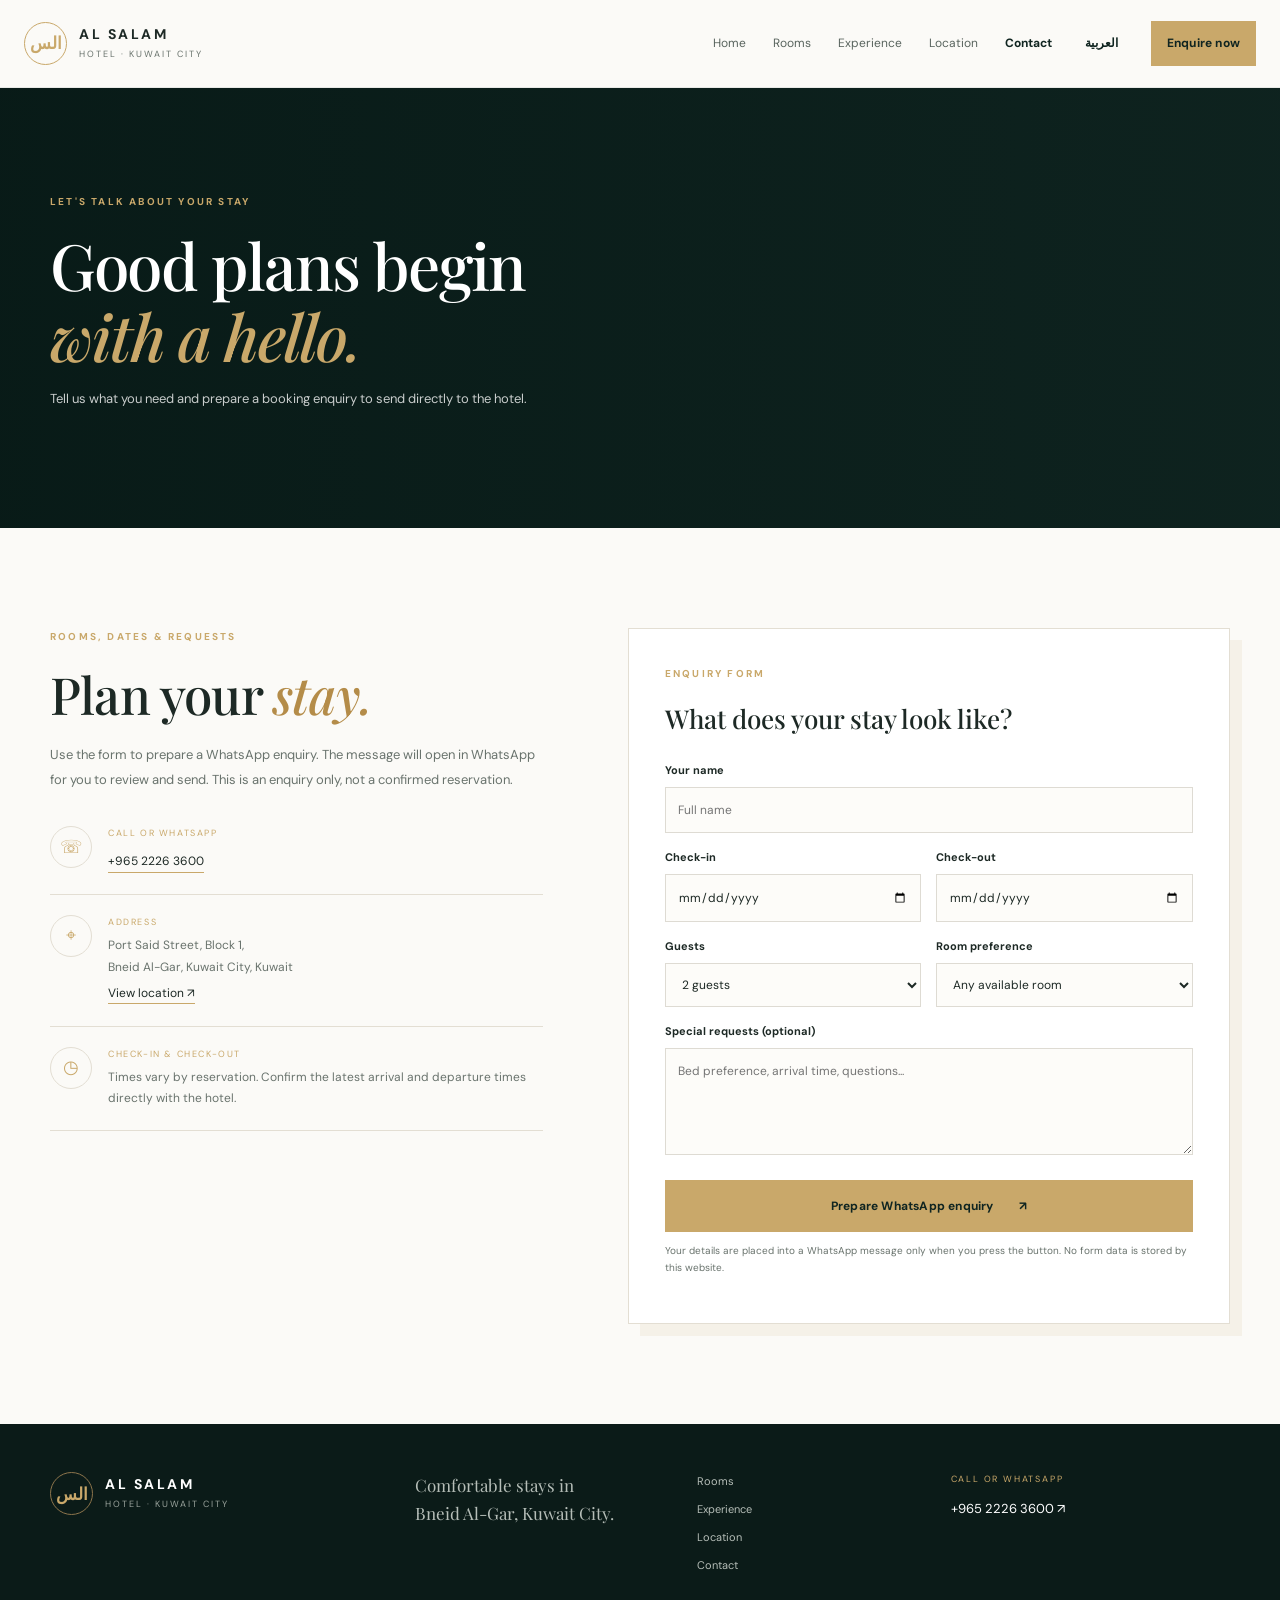
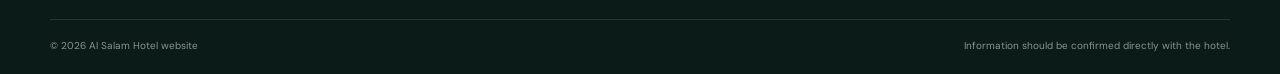
<file: contact.html>
<!doctype html>
<html lang="en"><head><meta charset="utf-8"><meta name="viewport" content="width=device-width, initial-scale=1"><meta name="description" content="Contact Al Salam Hotel in Kuwait City about room availability, rates and special requests."><title>Contact & Booking Enquiries | Al Salam Hotel</title><link rel="preconnect" href="https://fonts.googleapis.com"><link rel="preconnect" href="https://fonts.gstatic.com" crossorigin><link href="https://fonts.googleapis.com/css2?family=DM+Sans:wght@400;500;600;700&family=Playfair+Display:wght@500;600;700&display=swap" rel="stylesheet"><link rel="stylesheet" href="assets/style.css"><script defer src="assets/site.js"></script></head>
<body><header class="site-header"><a class="brand" href="index.html"><span class="brand-mark">الس</span><span><b>AL SALAM</b><small>HOTEL · KUWAIT CITY</small></span></a><button class="nav-toggle" aria-label="Open navigation" aria-expanded="false">☰</button><nav class="main-nav"><a href="index.html">Home</a><a href="rooms.html">Rooms</a><a href="experience.html">Experience</a><a href="location.html">Location</a><a class="active" href="contact.html">Contact</a><button class="lang-toggle" type="button">العربية</button><a class="button button-small" href="#booking">Enquire now</a></nav></header>
<main><section class="page-hero page-hero-contact"><div class="page-hero-overlay"></div><div class="wrap page-hero-content"><p class="eyebrow">LET'S TALK ABOUT YOUR STAY</p><h1>Good plans begin<br><em>with a hello.</em></h1><p>Tell us what you need and prepare a booking enquiry to send directly to the hotel.</p></div></section>
<section class="section" id="booking"><div class="wrap contact-grid"><div><p class="eyebrow">ROOMS, DATES & REQUESTS</p><h2>Plan your <em>stay.</em></h2><p>Use the form to prepare a WhatsApp enquiry. The message will open in WhatsApp for you to review and send. This is an enquiry only, not a confirmed reservation.</p><div class="contact-card"><span class="contact-symbol">☏</span><div><small>CALL OR WHATSAPP</small><a href="https://wa.me/96522263600" target="_blank" rel="noopener">+965 2226 3600</a></div></div><div class="contact-card"><span class="contact-symbol">⌖</span><div><small>ADDRESS</small><p>Port Said Street, Block 1,<br>Bneid Al-Gar, Kuwait City, Kuwait</p><a href="location.html">View location ↗</a></div></div><div class="contact-card"><span class="contact-symbol">◷</span><div><small>CHECK-IN & CHECK-OUT</small><p>Times vary by reservation. Confirm the latest arrival and departure times directly with the hotel.</p></div></div></div>
<form class="booking-form" id="enquiry-form"><p class="eyebrow">ENQUIRY FORM</p><h3>What does your stay look like?</h3><label for="guest-name">Your name</label><input id="guest-name" name="name" autocomplete="name" placeholder="Full name" required><div class="form-row"><div><label for="checkin">Check-in</label><input id="checkin" name="checkin" type="date" required></div><div><label for="checkout">Check-out</label><input id="checkout" name="checkout" type="date" required></div></div><div class="form-row"><div><label for="guests">Guests</label><select id="guests" name="guests"><option>1 guest</option><option selected>2 guests</option><option>3 guests</option><option>4 guests</option><option>5+ guests</option></select></div><div><label for="room">Room preference</label><select id="room" name="room"><option>Any available room</option><option>Standard Twin Room</option><option>Deluxe Room</option><option>Twin Room - Accessibility</option></select></div></div><label for="requests">Special requests (optional)</label><textarea id="requests" name="requests" rows="4" placeholder="Bed preference, arrival time, questions..."></textarea><button class="button form-submit" type="submit">Prepare WhatsApp enquiry <span>↗</span></button><p class="form-privacy">Your details are placed into a WhatsApp message only when you press the button. No form data is stored by this website.</p><p class="form-error" id="form-error" role="alert"></p></form></div></section></main>
<footer class="site-footer"><div class="wrap footer-top"><a class="brand brand-footer" href="index.html"><span class="brand-mark">الس</span><span><b>AL SALAM</b><small>HOTEL · KUWAIT CITY</small></span></a><p>Comfortable stays in<br>Bneid Al-Gar, Kuwait City.</p><div class="footer-links"><a href="rooms.html">Rooms</a><a href="experience.html">Experience</a><a href="location.html">Location</a><a href="contact.html">Contact</a></div><div class="footer-contact"><small>CALL OR WHATSAPP</small><a href="https://wa.me/96522263600">+965 2226 3600 ↗</a></div></div><div class="wrap footer-bottom"><span>© <span id="year"></span> Al Salam Hotel website</span><span>Information should be confirmed directly with the hotel.</span></div></footer></body></html>
</file>
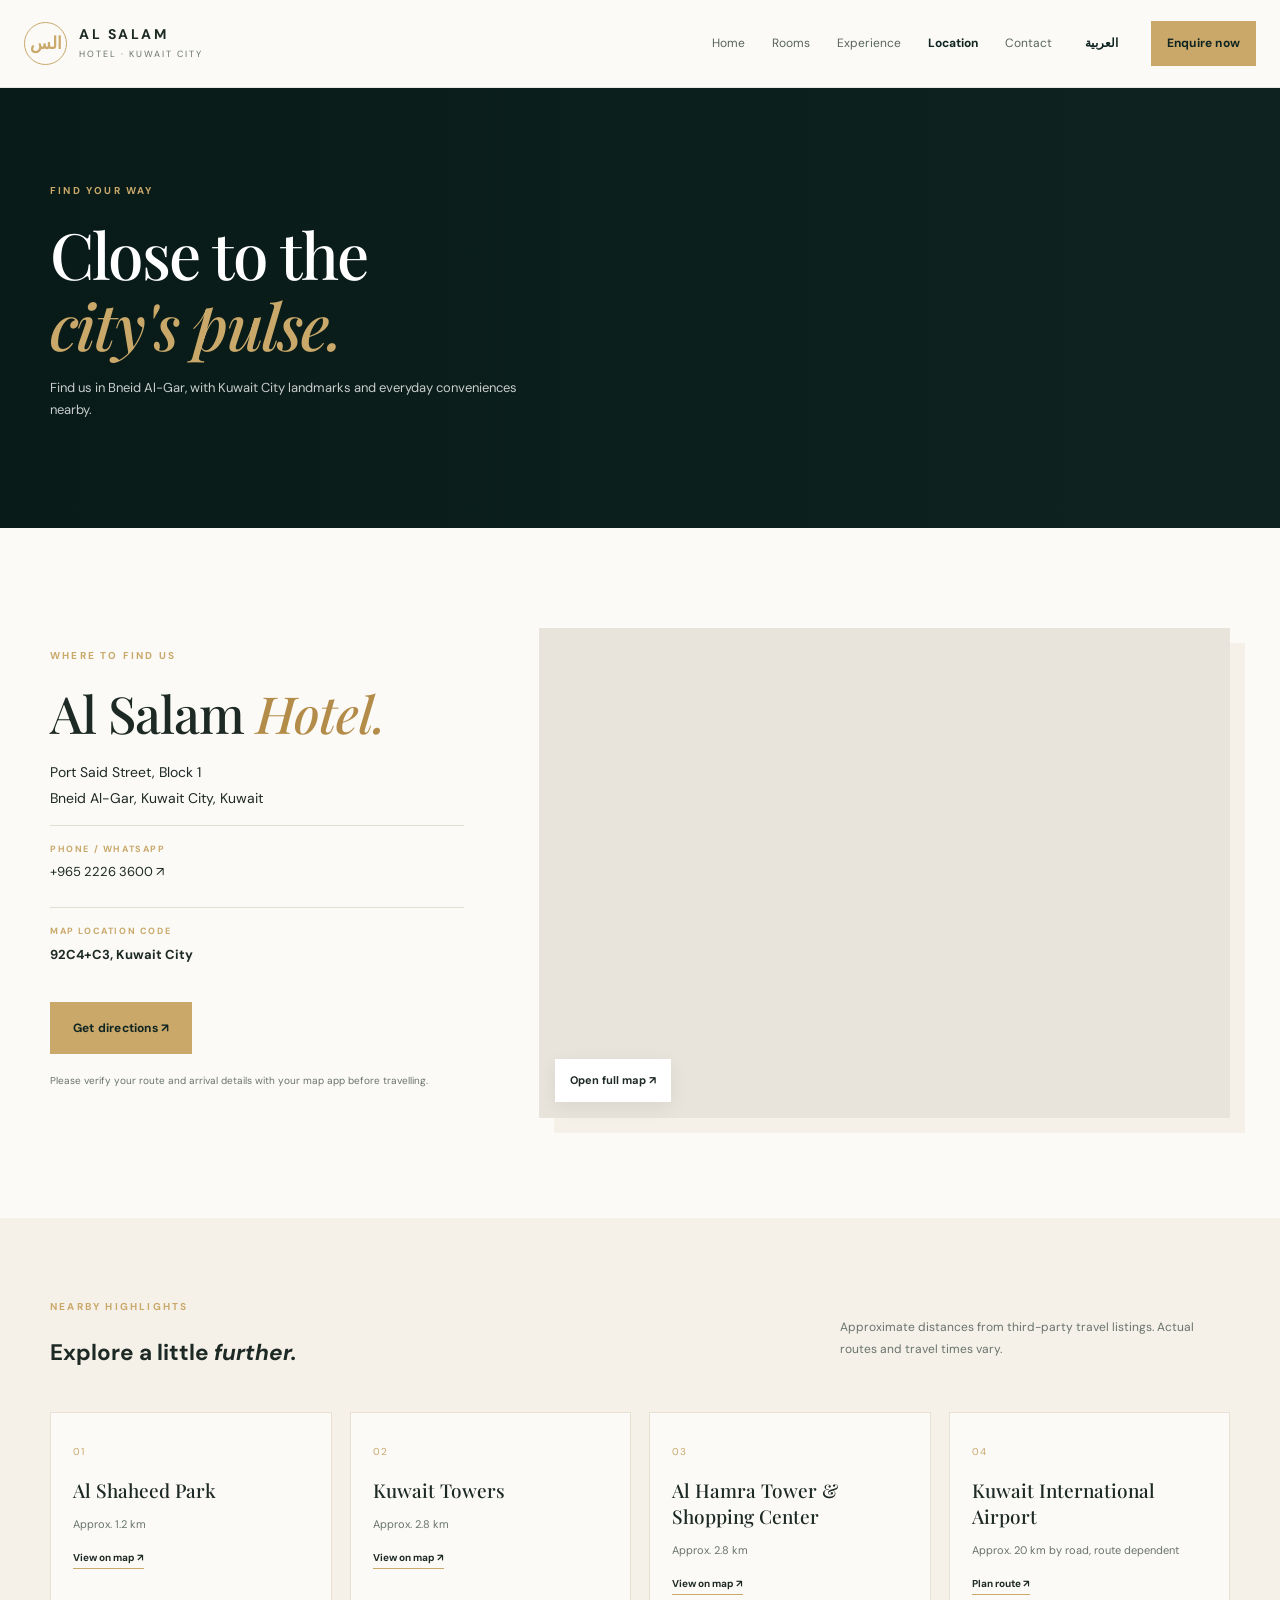
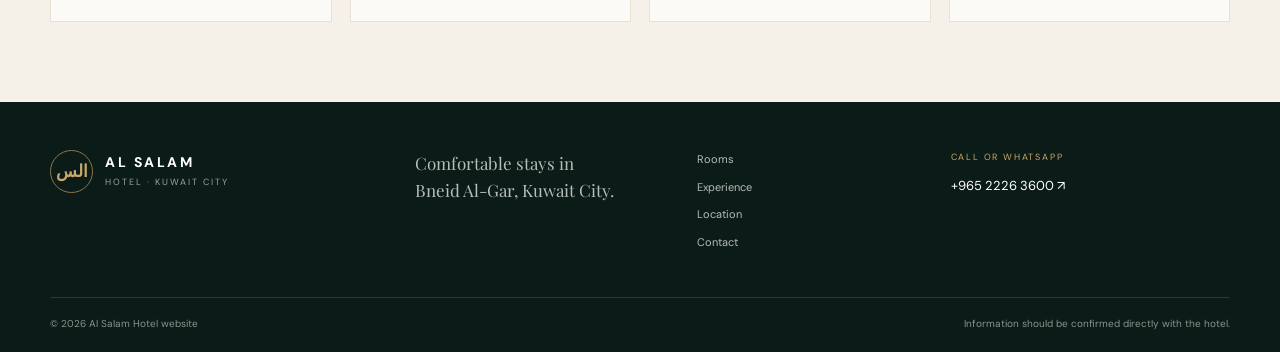
<file: location.html>
<!doctype html>
<html lang="en"><head><meta charset="utf-8"><meta name="viewport" content="width=device-width, initial-scale=1"><meta name="description" content="Find Al Salam Hotel on Port Said Street in Bneid Al-Gar, Kuwait City. Open the map and plan your route."><title>Location & Directions | Al Salam Hotel</title><link rel="preconnect" href="https://fonts.googleapis.com"><link rel="preconnect" href="https://fonts.gstatic.com" crossorigin><link href="https://fonts.googleapis.com/css2?family=DM+Sans:wght@400;500;600;700&family=Playfair+Display:wght@500;600;700&display=swap" rel="stylesheet"><link rel="stylesheet" href="assets/style.css"><script defer src="assets/site.js"></script></head>
<body><header class="site-header"><a class="brand" href="index.html"><span class="brand-mark">الس</span><span><b>AL SALAM</b><small>HOTEL · KUWAIT CITY</small></span></a><button class="nav-toggle" aria-label="Open navigation" aria-expanded="false">☰</button><nav class="main-nav"><a href="index.html">Home</a><a href="rooms.html">Rooms</a><a href="experience.html">Experience</a><a class="active" href="location.html">Location</a><a href="contact.html">Contact</a><button class="lang-toggle" type="button">العربية</button><a class="button button-small" href="contact.html#booking">Enquire now</a></nav></header>
<main><section class="page-hero page-hero-location"><div class="page-hero-overlay"></div><div class="wrap page-hero-content"><p class="eyebrow">FIND YOUR WAY</p><h1>Close to the<br><em>city's pulse.</em></h1><p>Find us in Bneid Al-Gar, with Kuwait City landmarks and everyday conveniences nearby.</p></div></section>
<section class="section"><div class="wrap location-page-grid"><div><p class="eyebrow">WHERE TO FIND US</p><h2>Al Salam <em>Hotel.</em></h2><p class="address">Port Said Street, Block 1<br>Bneid Al-Gar, Kuwait City, Kuwait</p><div class="contact-line"><span>PHONE / WHATSAPP</span><a href="https://wa.me/96522263600" target="_blank" rel="noopener">+965 2226 3600 ↗</a></div><div class="contact-line"><span>MAP LOCATION CODE</span><b>92C4+C3, Kuwait City</b></div><a class="button" href="https://www.google.com/maps/dir/?api=1&destination=Al+Salam+Hotel%2C+Port+Said+Street%2C+Kuwait+City" target="_blank" rel="noopener">Get directions ↗</a><p class="small-note">Please verify your route and arrival details with your map app before travelling.</p></div><div class="map-card map-card-large"><iframe title="Al Salam Hotel location map" src="https://maps.google.com/maps?q=Al%20Salam%20Hotel%2C%20Port%20Said%20Street%2C%20Kuwait%20City&t=&z=14&ie=UTF8&iwloc=&output=embed" loading="lazy" referrerpolicy="no-referrer-when-downgrade"></iframe><a class="map-open" href="https://www.google.com/maps?q=Al+Salam+Hotel,+Port+Said+Street,+Kuwait+City" target="_blank" rel="noopener">Open full map ↗</a></div></div></section>
<section class="soft-section"><div class="wrap"><div class="section-heading"><div><p class="eyebrow">NEARBY HIGHLIGHTS</p><h2>Explore a little <em>further.</em></h2></div><p class="heading-note">Approximate distances from third-party travel listings. Actual routes and travel times vary.</p></div><div class="nearby-cards"><article><span>01</span><h3>Al Shaheed Park</h3><p>Approx. 1.2 km</p><a href="https://www.google.com/maps/search/?api=1&query=Al+Shaheed+Park+Kuwait" target="_blank" rel="noopener">View on map ↗</a></article><article><span>02</span><h3>Kuwait Towers</h3><p>Approx. 2.8 km</p><a href="https://www.google.com/maps/search/?api=1&query=Kuwait+Towers" target="_blank" rel="noopener">View on map ↗</a></article><article><span>03</span><h3>Al Hamra Tower & Shopping Center</h3><p>Approx. 2.8 km</p><a href="https://www.google.com/maps/search/?api=1&query=Al+Hamra+Tower+Kuwait" target="_blank" rel="noopener">View on map ↗</a></article><article><span>04</span><h3>Kuwait International Airport</h3><p>Approx. 20 km by road, route dependent</p><a href="https://www.google.com/maps/dir/?api=1&origin=Kuwait+International+Airport&destination=Al+Salam+Hotel%2C+Kuwait+City" target="_blank" rel="noopener">Plan route ↗</a></article></div></div></section></main>
<footer class="site-footer"><div class="wrap footer-top"><a class="brand brand-footer" href="index.html"><span class="brand-mark">الس</span><span><b>AL SALAM</b><small>HOTEL · KUWAIT CITY</small></span></a><p>Comfortable stays in<br>Bneid Al-Gar, Kuwait City.</p><div class="footer-links"><a href="rooms.html">Rooms</a><a href="experience.html">Experience</a><a href="location.html">Location</a><a href="contact.html">Contact</a></div><div class="footer-contact"><small>CALL OR WHATSAPP</small><a href="https://wa.me/96522263600">+965 2226 3600 ↗</a></div></div><div class="wrap footer-bottom"><span>© <span id="year"></span> Al Salam Hotel website</span><span>Information should be confirmed directly with the hotel.</span></div></footer></body></html>
</file>
<file: assets/style.css>
:root{--forest:#102521;--forest2:#1a3730;--gold:#c9a86a;--cream:#f5f1e8;--paper:#fbfaf7;--ink:#1d2925;--muted:#69736d;--line:#e3ded3;--serif:"Playfair Display",Georgia,serif;--sans:"DM Sans",Arial,sans-serif}*{box-sizing:border-box}html{scroll-behavior:smooth}body{margin:0;background:var(--paper);color:var(--ink);font-family:var(--sans);font-size:15px;line-height:1.7}a{color:inherit;text-decoration:none}img{display:block;max-width:100%;width:100%;object-fit:cover}button,input,textarea,select{font:inherit}.wrap{width:min(1180px,calc(100% - 48px));margin:0 auto}.site-header{height:88px;padding:0 max(24px,calc((100vw - 1280px)/2));display:flex;align-items:center;justify-content:space-between;background:var(--paper);position:relative;z-index:10;border-bottom:1px solid rgba(16,37,33,.08)}.brand{display:flex;align-items:center;gap:12px;flex-shrink:0}.brand-mark{width:43px;height:43px;border:1px solid var(--gold);border-radius:50%;display:grid;place-items:center;color:var(--gold);font-size:17px;font-weight:700}.brand b{font-size:14px;letter-spacing:2.5px;display:block;line-height:1.3}.brand small{font-size:9px;letter-spacing:2px;color:var(--muted);display:block;margin-top:4px}.main-nav{display:flex;align-items:center;gap:27px}.main-nav>a:not(.button){font-size:12px;color:#59645e;transition:color .2s}.main-nav>a.active,.main-nav>a:hover{color:var(--forest);font-weight:700}.button{display:inline-flex;align-items:center;justify-content:center;gap:25px;background:var(--gold);color:var(--forest);padding:15px 22px;font-size:12px;font-weight:700;letter-spacing:.2px;border:1px solid var(--gold);transition:transform .2s,background .2s}.button:hover{transform:translateY(-2px);background:#d9bc82}.button-small{padding:11px 15px;gap:10px}.nav-toggle{display:none;background:none;border:0;font-size:25px;color:var(--forest)}.lang-toggle{border:0;background:none;color:var(--forest);font-size:12px;font-weight:700;cursor:pointer;padding:6px}.hero{min-height:650px;height:min(780px,calc(100vh - 88px));position:relative;display:flex;align-items:center;background:var(--forest);color:white;overflow:hidden}.hero-image,.hero-shade{position:absolute;inset:0}.hero-image{background-image:url("https://images.unsplash.com/photo-1566073771259-6a8506099945?auto=format&fit=crop&w=2200&q=90");background-size:cover;background-position:center 55%;transform:scale(1.02)}.hero-shade{background:linear-gradient(90deg,rgba(7,25,22,.88) 0%,rgba(7,25,22,.68) 40%,rgba(7,25,22,.12) 100%),linear-gradient(0deg,rgba(7,25,22,.32),transparent 45%)}.hero-content{position:relative;z-index:1;padding-top:25px}.eyebrow{font-size:10px;letter-spacing:2.2px;font-weight:700;color:var(--gold);margin:0 0 19px}.eyebrow span{display:inline-block;width:25px;height:1px;background:var(--gold);vertical-align:middle;margin-right:10px}.hero h1,.page-hero h1{font:500 clamp(44px,6.4vw,78px)/1.12 var(--serif);letter-spacing:-1.8px;margin:0 0 25px;max-width:720px}.hero h1 em,.page-hero h1 em,.section h2 em,.feature-copy h2 em,.cta-inner h2 em{font-weight:500;color:var(--gold)}.hero-copy{max-width:480px;color:rgba(255,255,255,.8);font-size:15px;line-height:1.9}.hero-actions{display:flex;align-items:center;gap:30px;margin-top:32px}.text-link{display:inline-flex;gap:18px;align-items:center;color:var(--forest);font-size:12px;font-weight:700;border-bottom:1px solid var(--gold);padding-bottom:6px}.text-link span{font-size:18px;color:var(--gold)}.text-link.light{color:white;border-color:rgba(255,255,255,.35)}.hero-note{position:absolute;right:max(24px,calc((100vw - 1180px)/2));bottom:46px;z-index:2;display:flex;align-items:center;gap:13px;color:white}.note-icon{width:38px;height:38px;border:1px solid rgba(201,168,106,.75);border-radius:50%;display:grid;place-items:center;color:var(--gold)}.hero-note b,.hero-note small{display:block}.hero-note b{font-size:10px;letter-spacing:1.5px}.hero-note small{font-size:9px;color:rgba(255,255,255,.65);letter-spacing:1.5px}.hero-scroll{position:absolute;bottom:47px;left:max(24px,calc((100vw - 1180px)/2));font-size:9px;letter-spacing:2px;color:rgba(255,255,255,.65);z-index:2}.hero-scroll span{margin-left:12px;color:var(--gold);font-size:15px}.quick-facts{display:grid;grid-template-columns:repeat(4,1fr);padding-top:27px;padding-bottom:27px;gap:20px;border-bottom:1px solid var(--line)}.quick-facts>div{display:flex;align-items:center;gap:13px}.fact-icon{width:40px;height:40px;border:1px solid var(--line);border-radius:50%;display:grid;place-items:center;color:var(--gold);font-size:18px;flex-shrink:0}.quick-facts p{margin:0}.quick-facts b,.quick-facts small{display:block}.quick-facts b{font-size:12px}.quick-facts small{font-size:10px;color:var(--muted);margin-top:2px}.section{padding:100px 0}.intro-grid{display:grid;grid-template-columns:.72fr 1.1fr 1fr;gap:55px;align-items:center}.section-kicker>span,.number-tag{font-size:10px;letter-spacing:1.8px;color:var(--gold);font-weight:700}.section-kicker .rule{width:46px;height:1px;background:var(--gold);margin:25px 0}.section-kicker p{font:22px/1.4 var(--serif);margin:0}.section h2,.feature-copy h2,.cta-inner h2{font:500 clamp(34px,4vw,52px)/1.2 var(--serif);letter-spacing:-.8px;margin:0 0 22px}.section h2 em{color:#b48c49}.intro-copy>p:not(.eyebrow),.location-grid>div>p:not(.eyebrow){font-size:13px;color:var(--muted);line-height:1.95}.intro-copy .text-link{margin-top:18px}.intro-photo{position:relative}.intro-photo img{height:440px}.photo-caption{position:absolute;bottom:0;left:0;background:var(--forest);color:white;font-size:9px;letter-spacing:1.8px;padding:13px 17px}.rooms-preview{background:var(--cream)}.section-heading{display:flex;align-items:flex-end;justify-content:space-between;gap:30px;margin-bottom:40px}.section-heading h2{margin-bottom:0}.section-heading>.text-link{margin-bottom:7px}.room-cards{display:grid;grid-template-columns:repeat(3,1fr);gap:24px}.room-card{background:var(--paper)}.room-image{height:260px;display:block;position:relative;overflow:hidden}.room-image img{height:100%;transition:transform .5s}.room-image:hover img{transform:scale(1.05)}.room-image>span{position:absolute;left:18px;top:18px;background:var(--paper);padding:5px 10px;font-size:10px;color:var(--forest)}.room-card-copy{padding:25px 25px 29px}.room-card-copy .eyebrow{font-size:9px;margin-bottom:9px}.room-card h3,.experience-card h3,.nearby-cards h3{font:500 24px var(--serif);margin:0 0 12px}.room-card-copy>p:not(.eyebrow){font-size:12px;line-height:1.85;color:var(--muted);min-height:67px}.room-card .text-link{margin-top:10px}.feature-band{display:grid;grid-template-columns:1fr 1fr;background:var(--forest);color:white;min-height:500px}.feature-image{background:url("https://images.unsplash.com/photo-1575429198097-0414ec08e8cd?auto=format&fit=crop&w=1400&q=85") center/cover}.feature-copy{padding:90px clamp(35px,7vw,115px);align-self:center}.feature-copy>p:not(.eyebrow){color:rgba(255,255,255,.7);font-size:13px;line-height:1.9;max-width:430px;margin-bottom:30px}.button-outline{background:transparent;color:white;border-color:rgba(201,168,106,.8)}.button-outline:hover{color:var(--forest)}.location-grid{display:grid;grid-template-columns:.85fr 1.15fr;gap:70px;align-items:center}.nearby-list{margin:28px 0}.nearby-list>div{display:flex;gap:18px;padding:14px 0;border-bottom:1px solid var(--line)}.nearby-list>div>span,.inclusion-items>div>span,.nearby-cards article>span{color:var(--gold);font-size:10px;letter-spacing:1px}.nearby-list p{margin:0}.nearby-list b,.nearby-list small{display:block}.nearby-list b{font-size:12px}.nearby-list small{font-size:10px;color:var(--muted);margin-top:2px}.map-card{height:420px;position:relative;background:#e8e4db;padding:0;box-shadow:15px 15px 0 var(--cream)}.map-card iframe{width:100%;height:100%;border:0;filter:saturate(.75)}.map-open{position:absolute;bottom:16px;left:16px;background:white;padding:12px 15px;font-size:11px;font-weight:700;box-shadow:0 5px 20px #0001}.cta-section{background:var(--forest2);color:white;text-align:center;padding:85px 0 92px}.cta-inner .eyebrow{margin-bottom:18px}.cta-inner h2{margin-bottom:15px}.cta-inner>p:not(.eyebrow){color:rgba(255,255,255,.7);font-size:13px;margin-bottom:28px}.site-footer{background:#0b1b18;color:white;padding:48px 0 20px}.footer-top{display:grid;grid-template-columns:1.2fr .9fr .8fr 1fr;gap:30px;align-items:start;padding-bottom:45px}.brand-footer .brand-mark{border-color:#8d754c}.brand-footer b{color:white}.brand-footer small{color:#9aa39c}.footer-top>p{font:17px/1.6 var(--serif);color:#b6beb8;margin:0}.footer-links{display:grid;gap:9px}.footer-links a{font-size:11px;color:#b6beb8}.footer-links a:hover{color:var(--gold)}.footer-contact small{display:block;font-size:9px;letter-spacing:1.8px;color:var(--gold);margin-bottom:8px}.footer-contact a{font-size:13px}.footer-bottom{border-top:1px solid rgba(255,255,255,.12);padding-top:17px;display:flex;justify-content:space-between;gap:15px;color:#89958e;font-size:10px}.page-hero{height:440px;position:relative;display:flex;align-items:center;color:white;background-color:var(--forest);background-size:cover;background-position:center}.page-hero-rooms{background-image:url("https://images.unsplash.com/photo-1611892440504-42a792e24d32?auto=format&fit=crop&w=2000&q=85")}.page-hero-experience{background-image:url("https://images.unsplash.com/photo-1575429198097-0414ec08e8cd?auto=format&fit=crop&w=2000&q=85")}.page-hero-location{background-image:url("https://images.unsplash.com/photo-1519501025264-65ba15a82390?auto=format&fit=crop&w=2000&q=85")}.page-hero-contact{background-image:url("https://images.unsplash.com/photo-1566073771259-6a8506099945?auto=format&fit=crop&w=2000&q=85")}.page-hero-overlay{position:absolute;inset:0;background:linear-gradient(90deg,rgba(7,25,22,.86),rgba(7,25,22,.2))}.page-hero-content{position:relative}.page-hero h1{font-size:clamp(42px,5vw,66px);margin-bottom:16px}.page-hero-content>p:last-child{max-width:510px;color:rgba(255,255,255,.78);font-size:13px}.heading-note{max-width:390px;color:var(--muted);font-size:12px;line-height:1.8}.room-detail{display:grid;grid-template-columns:1.05fr .95fr;gap:70px;align-items:center;margin:60px 0 85px;scroll-margin-top:30px}.room-detail.reverse{grid-template-columns:.95fr 1.05fr}.room-detail.reverse .room-detail-image{order:2}.room-detail-image img{height:430px}.room-detail-copy h2{margin-top:14px}.room-detail-copy>p{color:var(--muted);font-size:13px;line-height:1.95}.amenity-list{list-style:none;padding:0;margin:25px 0 30px;display:grid;grid-template-columns:1fr 1fr;gap:12px}.amenity-list li{font-size:11px;color:#58645d;padding-left:18px;position:relative}.amenity-list li:before{content:"✓";position:absolute;left:0;color:var(--gold)}.soft-section{background:var(--cream);padding:80px 0}.inclusions-grid{display:grid;grid-template-columns:.9fr 1.1fr;gap:100px}.inclusions-grid>div:first-child>p:not(.eyebrow){font-size:13px;color:var(--muted)}.inclusion-items>div{display:flex;gap:24px;padding:18px 0;border-bottom:1px solid #ddd5c7}.inclusion-items p{margin:0}.inclusion-items b,.inclusion-items small{display:block}.inclusion-items b{font-size:13px}.inclusion-items small{font-size:11px;color:var(--muted);margin-top:5px}.experience-grid{display:grid;grid-template-columns:repeat(2,1fr);gap:35px 25px}.experience-card{background:white}.experience-card img{height:260px}.experience-card>div{padding:24px 26px 27px}.experience-card .number-tag{font-size:9px}.experience-card h3{margin-top:10px}.experience-card p{font-size:12px;color:var(--muted);line-height:1.9;margin-bottom:0}.quote-grid{display:grid;grid-template-columns:.35fr 1fr;gap:40px;max-width:850px;margin:auto}.quote-mark{font:120px/.8 var(--serif);color:var(--gold)}.quote-grid h2{margin-bottom:18px}.quote-grid p:not(.eyebrow){font-size:13px;color:var(--muted);line-height:1.9}.quote-grid .text-link{margin-top:15px}.location-page-grid{display:grid;grid-template-columns:.75fr 1.25fr;gap:75px;align-items:center}.location-page-grid h2{margin-bottom:16px}.address{font-size:14px!important;color:var(--ink)!important;line-height:1.8!important}.contact-line{border-top:1px solid var(--line);padding:16px 0;display:grid;gap:4px;margin-top:8px}.contact-line span{font-size:9px;letter-spacing:1.6px;color:var(--gold);font-weight:700}.contact-line a,.contact-line b{font-size:13px}.location-page-grid .button{margin-top:20px}.small-note{font-size:10px;color:var(--muted);margin-top:18px}.map-card-large{height:490px}.nearby-cards{display:grid;grid-template-columns:repeat(4,1fr);gap:18px}.nearby-cards article{background:var(--paper);padding:25px 22px;border:1px solid #e8e0d2;min-height:175px}.nearby-cards h3{font-size:19px;margin-top:13px}.nearby-cards p{font-size:11px;color:var(--muted)}.nearby-cards a{font-size:10px;font-weight:700;border-bottom:1px solid var(--gold);padding-bottom:4px}.contact-grid{display:grid;grid-template-columns:.9fr 1.1fr;gap:85px;align-items:start}.contact-grid h2{margin-bottom:18px}.contact-grid>div>p:not(.eyebrow){font-size:13px;color:var(--muted);line-height:1.9}.contact-card{display:flex;gap:16px;padding:20px 0;border-bottom:1px solid var(--line)}.contact-symbol{width:42px;height:42px;display:grid;place-items:center;border:1px solid var(--line);border-radius:50%;color:var(--gold);font-size:18px;flex-shrink:0}.contact-card small{font-size:9px;letter-spacing:1.6px;color:var(--gold);display:block;margin-bottom:5px}.contact-card a,.contact-card p{font-size:12px;margin:0}.contact-card p{color:var(--muted);line-height:1.8}.contact-card a:not(:first-child){display:inline-block;margin-top:5px;border-bottom:1px solid var(--gold)}.booking-form{padding:36px;background:white;border:1px solid var(--line);box-shadow:12px 12px 0 var(--cream)}.booking-form h3{font:500 26px var(--serif);margin:0 0 25px}.booking-form label{display:block;font-size:11px;font-weight:700;margin:15px 0 7px}.booking-form input,.booking-form select,.booking-form textarea{display:block;width:100%;border:1px solid #dedbd3;background:#fdfcf9;padding:12px;color:var(--ink);border-radius:0;font-size:12px;outline:none}.booking-form input:focus,.booking-form select:focus,.booking-form textarea:focus{border-color:var(--gold)}.form-row{display:grid;grid-template-columns:1fr 1fr;gap:15px}.form-submit{width:100%;margin-top:25px;cursor:pointer}.form-privacy{font-size:10px;color:var(--muted);line-height:1.7}.form-error{font-size:11px;color:#a52a2a}.map-card iframe{display:block}html[dir="rtl"] body{font-family:var(--sans)}html[dir="rtl"] .main-nav{direction:rtl}html[dir="rtl"] .hero-content,html[dir="rtl"] .page-hero-content{text-align:right}html[dir="rtl"] .hero-shade{background:linear-gradient(270deg,rgba(7,25,22,.88) 0%,rgba(7,25,22,.68) 40%,rgba(7,25,22,.12) 100%)}html[dir="rtl"] .eyebrow span{margin-left:10px;margin-right:0}html[dir="rtl"] .amenity-list li{padding-right:18px;padding-left:0}html[dir="rtl"] .amenity-list li:before{right:0;left:auto}html[dir="rtl"] .hero-note{right:auto;left:max(24px,calc((100vw - 1180px)/2))}html[dir="rtl"] .hero-scroll{left:auto;right:max(24px,calc((100vw - 1180px)/2))}@media(max-width:1000px){.main-nav{gap:15px}.main-nav>a:not(.button){font-size:11px}.intro-grid{grid-template-columns:.65fr 1fr 1fr;gap:28px}.quick-facts{grid-template-columns:repeat(2,1fr)}.room-detail,.room-detail.reverse{gap:35px}.location-grid,.location-page-grid{gap:35px}.contact-grid{gap:40px}.footer-top{grid-template-columns:1fr 1fr}.nearby-cards{grid-template-columns:repeat(2,1fr)}}@media(max-width:760px){.wrap{width:min(100% - 36px,560px)}.site-header{height:74px;padding:0 18px}.brand-mark{width:38px;height:38px}.brand b{font-size:12px}.brand small{font-size:8px}.nav-toggle{display:block;cursor:pointer}.main-nav{display:none;position:absolute;left:0;right:0;top:74px;background:var(--paper);padding:22px 22px 26px;box-shadow:0 15px 20px #00000012;align-items:stretch;gap:16px;flex-direction:column}.main-nav.nav-open{display:flex}.main-nav>a:not(.button){font-size:13px;padding:4px 0}.main-nav .button{width:100%}.lang-toggle{text-align:left;align-self:flex-start}.hero{height:690px;min-height:620px;max-height:calc(100svh - 74px)}.hero-image{background-position:58% center}.hero-shade{background:linear-gradient(90deg,rgba(7,25,22,.85),rgba(7,25,22,.36)),linear-gradient(0deg,rgba(7,25,22,.35),transparent 60%)}.hero h1{font-size:clamp(43px,12vw,62px)}.hero-content{padding-top:0}.hero-copy{font-size:13px;max-width:390px}.hero-actions{gap:20px;flex-wrap:wrap}.hero-note{right:18px;bottom:23px}.hero-scroll{left:18px;bottom:35px;font-size:8px}.quick-facts{gap:18px 10px;padding-top:22px;padding-bottom:22px}.quick-facts>div{gap:9px}.fact-icon{width:34px;height:34px}.quick-facts b{font-size:11px}.quick-facts small{font-size:9px}.section{padding:68px 0}.intro-grid{grid-template-columns:1fr;gap:25px}.section-kicker .rule{margin:13px 0}.section-kicker p{font-size:19px}.intro-copy h2,.section h2{font-size:39px}.intro-photo img{height:330px}.section-heading{display:block}.section-heading>.text-link{margin-top:25px}.room-cards{grid-template-columns:1fr;gap:22px}.room-image{height:260px}.room-card-copy>p:not(.eyebrow){min-height:0}.feature-band{grid-template-columns:1fr}.feature-image{height:290px}.feature-copy{padding:55px 25px 60px}.feature-copy h2{font-size:42px}.location-grid,.location-page-grid{grid-template-columns:1fr;gap:35px}.map-card{height:350px;box-shadow:8px 8px 0 var(--cream)}.cta-section{padding:65px 0}.cta-inner h2{font-size:40px}.footer-top{grid-template-columns:1fr 1fr;gap:28px 20px}.footer-top>p{font-size:15px}.footer-bottom{display:grid;gap:5px}.page-hero{height:380px}.page-hero h1{font-size:47px}.room-detail,.room-detail.reverse{grid-template-columns:1fr;gap:25px;margin:45px 0 65px}.room-detail.reverse .room-detail-image{order:0}.room-detail-image img{height:300px}.room-detail-copy h2{font-size:36px}.amenity-list{grid-template-columns:1fr 1fr}.soft-section{padding:60px 0}.inclusions-grid{grid-template-columns:1fr;gap:25px}.experience-grid{grid-template-columns:1fr;gap:22px}.experience-card img{height:235px}.quote-grid{grid-template-columns:1fr;gap:12px}.quote-mark{font-size:80px}.nearby-cards{grid-template-columns:1fr 1fr;gap:12px}.nearby-cards article{padding:20px 15px}.nearby-cards h3{font-size:17px}.contact-grid{grid-template-columns:1fr;gap:35px}.booking-form{padding:24px 20px;box-shadow:7px 7px 0 var(--cream)}.form-row{gap:10px}.map-card-large{height:360px}html[dir="rtl"] .lang-toggle{text-align:right;align-self:flex-start}html[dir="rtl"] .hero-note{left:18px;right:auto}html[dir="rtl"] .hero-scroll{right:18px;left:auto}}@media(max-width:380px){.wrap{width:calc(100% - 28px)}.quick-facts{grid-template-columns:1fr}.hero-actions{align-items:flex-start;flex-direction:column}.hero-note{display:none}.hero-scroll{bottom:20px}.form-row{grid-template-columns:1fr}.nearby-cards{grid-template-columns:1fr}.footer-top{grid-template-columns:1fr}.amenity-list{grid-template-columns:1fr}}
</file>
